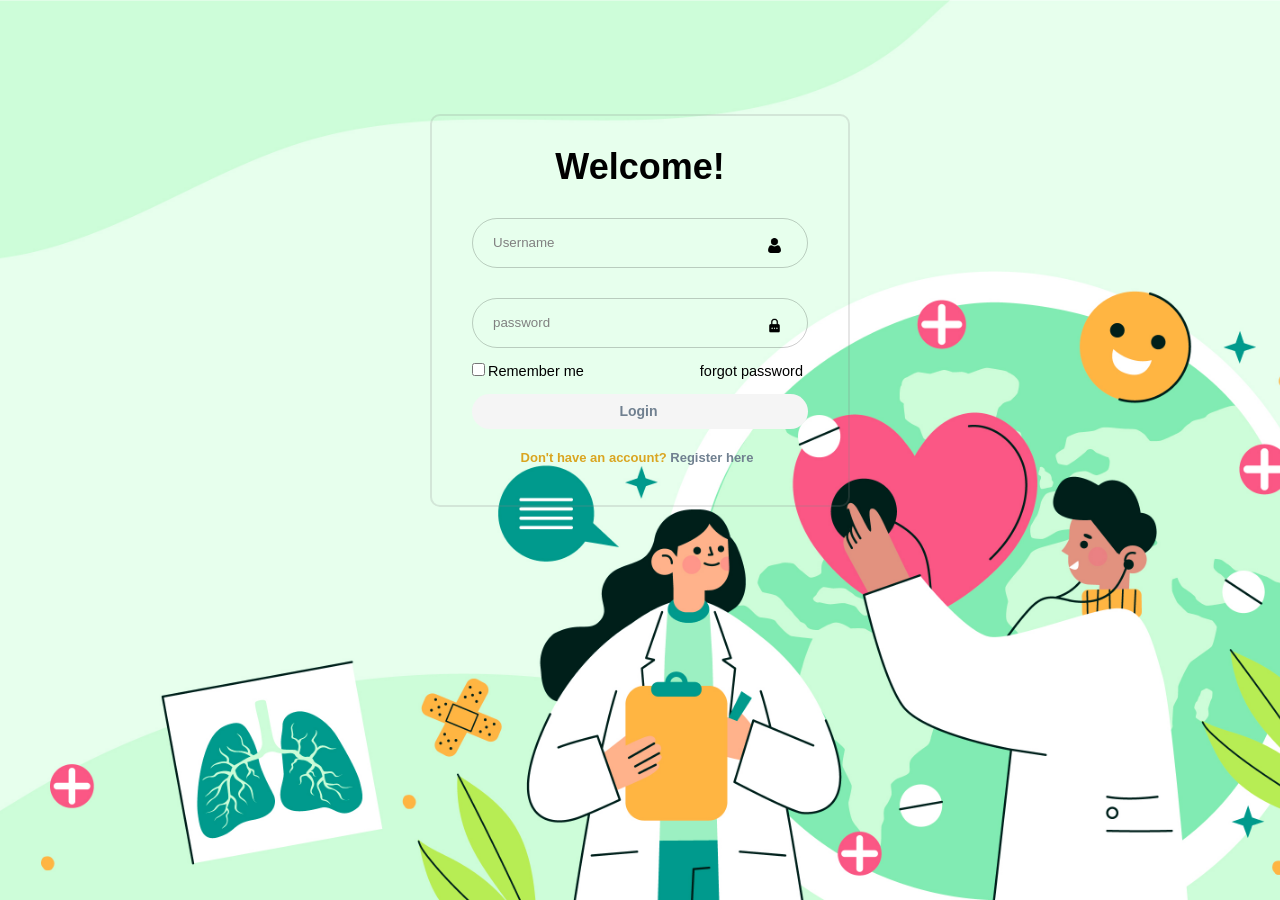
<file: html/index.html>
<!DOCTYPE html>
<html lang="en">

<head>
    <meta charset="UTF-8">
    <meta name="viewport" content="width=device-width, initial-scale=1.0">
    <link rel="stylesheet" href="Extension.css">
    <!--<link rel="stylesheet" href="https://cdn.jsdelivr.net/npm/bootstrap-icons@1.13.1/font/bootstrap-icons.min.css">link bootstrap online-->
    <title>Dave world</title>
</head>
<body>
    <div class="container">
    <div class="Boks1">
        <form action="">
            <h1>Welcome!</h1>
            <div class="Textbox">
                <input type="User" placeholder="Username" required>
                <!--<i class="bi bi-person"></i>bootsrap online-->
                <i class="bx_user"></i>
            </div>
            <div class="Textbox">
                <input type="pass" placeholder="password" required>
                <!--<i class="bi bi-key"></i>bootsrap online-->
                <i class="bx_pass"></i>
            </div>
            
            <div class="remember-forgot">
                <label><input type="checkbox">Remember me</label>
                <a href="nothinghere.html">forgot password</a>
            </div>
            
            <button type="login" class="btn1"><a href="rlink.html">Login</a></button>
            <div class="rlink">
                <p>Don't have an account? <a href="register.html">Register here</a> </p>
            </div>
        </form>
    </div>
    </div>
</body>

</html>
</file>
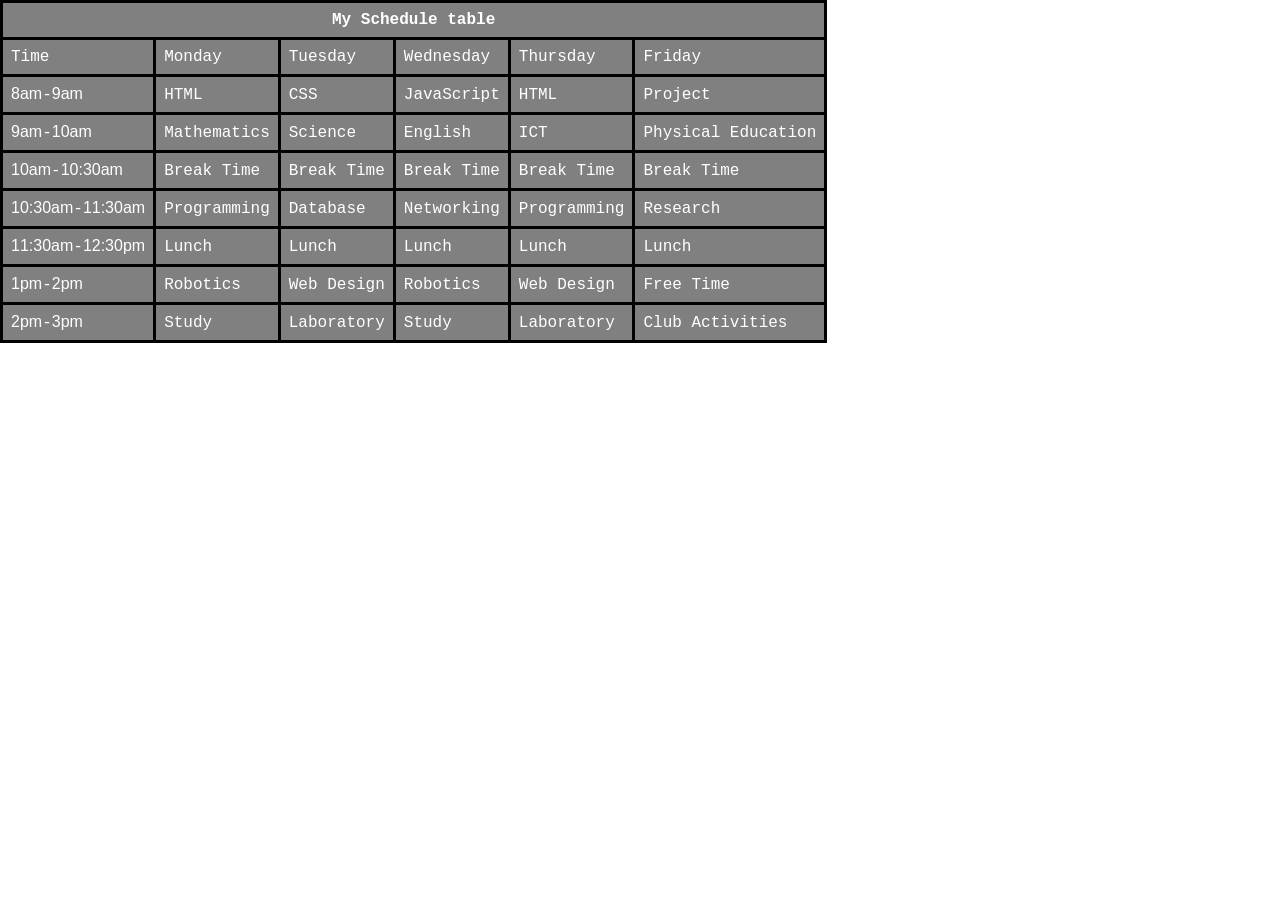
<file: html/schedule.html>
<!DOCTYPE html>
<html lang="en">

<head>
    <link rel="stylesheet" href="Extension.css">
    <meta charset="UTF-8">
    <meta name="viewport" content="width=device-width, initial-scale=1.0">
    <title>My schedule!</title>
</head>

<body>
    <table style="background-color: grey; color: white;">
        <tr>
         <th colspan="6">My Schedule table</th>
        </tr>
        <tr>
            <td>Time</td>
            <td>Monday</td>
            <td>Tuesday</td>
            <td>Wednesday</td>
            <td>Thursday</td>
            <td>Friday</td>
        </tr>
        <tr>
            <td>
                <time datetime="08:00am">8am</time>-<time datetime="09:00am">9am</time>
            </td>
            <td>HTML</td>
            <td>CSS</td>
            <td>JavaScript</td>
            <td>HTML</td>
            <td>Project</td>
        </tr>
        <tr>
            <td>
                <time datetime="09:00am">9am</time>-<time datetime="10:00am">10am</time>
            </td>
            <td>Mathematics</td>
            <td>Science</td>
            <td>English</td>
            <td>ICT</td>
            <td>Physical Education</td>
        </tr>
        <tr>
            <td>
                <time datetime="10:00am">10am</time>-<time datetime="10:30am">10:30am</time>
            </td>
            <td>Break Time</td>
            <td>Break Time</td>
            <td>Break Time</td>
            <td>Break Time</td>
            <td>Break Time</td>
        </tr>
        <tr>
            <td>
                <time datetime="10:30am">10:30am</time>-<time datetime="11:30am">11:30am</time>
            </td>
            <td>Programming</td>
            <td>Database</td>
            <td>Networking</td>
            <td>Programming</td>
            <td>Research</td>
        </tr>
        <tr>
            <td>
                <time datetime="11:30am">11:30am</time>-<time datetime="12:30pm">12:30pm</time>
            </td>
            <td>Lunch</td>
            <td>Lunch</td>
            <td>Lunch</td>
            <td>Lunch</td>
            <td>Lunch</td>
        </tr>
        <tr>
            <td>
                <time datetime="13:00pm">1pm</time>-<time datetime="14:00pm">2pm</time>
            </td>
            <td>Robotics</td>
            <td>Web Design</td>
            <td>Robotics</td>
            <td>Web Design</td>
            <td>Free Time</td>
        </tr>
        <tr>
            <td>
                <time datetime="14:00pm">2pm</time>-<time datetime="15:00pm">3pm</time>
            </td>
            <td>Study</td>
            <td>Laboratory</td>
            <td>Study</td>
            <td>Laboratory</td>
            <td>Club Activities</td>
        </tr>
    </table>
    
</body>
</file>
<file: html/Extension.css>
table, tr, th, td {
    border: 3px solid #000;
    font-family: 'Courier New', Courier, monospace;
    border-collapse: collapse;
    padding: 0.5rem;
}

* {
    margin: 0;
    padding: 0;
    box-sizing: border-box;
    font-family: "Poppins", sans-serif;
}

.bx_user {
    width: 15px;
    height: 15px;
    background-image: url("user.png");
    background-size: cover;
    display: inline-block;
    
}
.bx_pass {
    width: 15px;
    height: 15px;
    background-image: url("pass.png");
    background-size: cover;
    display: inline-block;
}


.container {
    display: flex;
    justify-content: center;
    align-items: center ;
    min-height: 100vh;
    background:url('health.jpg') no-repeat;
    background-size: cover;
    background-position: center;
}

.Boks1{
    width: 420px;
    background: transparent;
    color: black;
    border: 2px solid rgba(128, 128, 128, 0.2);
    border-radius: 10px;
    padding: 30px 40px; 
    transform: translateY(-140px);
}

.Boks1 h1{
   font-size: 36px; 
   text-align: center;
}

.Boks1 .Textbox {
    position: relative;/* keep on the same tablex/box/line */
    width: 100%;
    height: 50px;
    margin: 30px 0;
}

.Textbox input{
    width: 100%;
    height: 100%;
    background: transparent;
    border: none;
    outline: none;
    border: 1px solid rgba(0, 0, 0, .2);
    border-radius: 40px;
    padding: 20px 45px 20px 20px;/*top right bottom left*/
}

.Textbox input::placeholder {
    color: grey;
}

.Textbox i {
    position: absolute;
    right: 20px;
    top:40%;
    transform: translate(-40%);
    font-size: 20px;
}

.Boks1 .remember-forgot{
    display:flex;
    justify-content: space-between;
    font-size:14.5px;
    margin: -15px 0 15px;
}

.remember-forgot label input{
    accent-color: grey;
    margin-right: 3px;
}

.remember-forgot a{
    color: black;
    margin-right: 5px;
    text-decoration: none;
}
.remember-forgot a:hover{
    color: navy;
    text-decoration: underline;
}

.btn1 a{
    color: slategray;
    margin-right: 3px;
    text-decoration: none;
    font-weight: 700;
}

.Boks1 .btn1 {
    width: 100%;
    height: 35px;
    background: whitesmoke;
    border: none;
    outline: none;
    border-radius: 40px;
    font-size: 14px;
    color: grey;
    font-weight: 600;
}

.Boks1 .btn1:hover{
    color: rgba(0, 0, 0, .6);
    text-decoration: underline;
}

.Boks1 .rlink{
    font-size: 13px;
    margin: 21px 0 10px;
    text-align: center;
}

.rlink  a{
    color: slategray;
    margin-right: 3px;
    text-decoration: none;
    font-weight: 700;
}
.rlink  p{
    color: goldenrod;
    margin-right: 3px;
    font-weight: 700;
}
.rlink a:hover {
    color: rgba(14, 31, 14 .8);
    text-decoration: underline;
    font-weight: 800;
}
</file>
